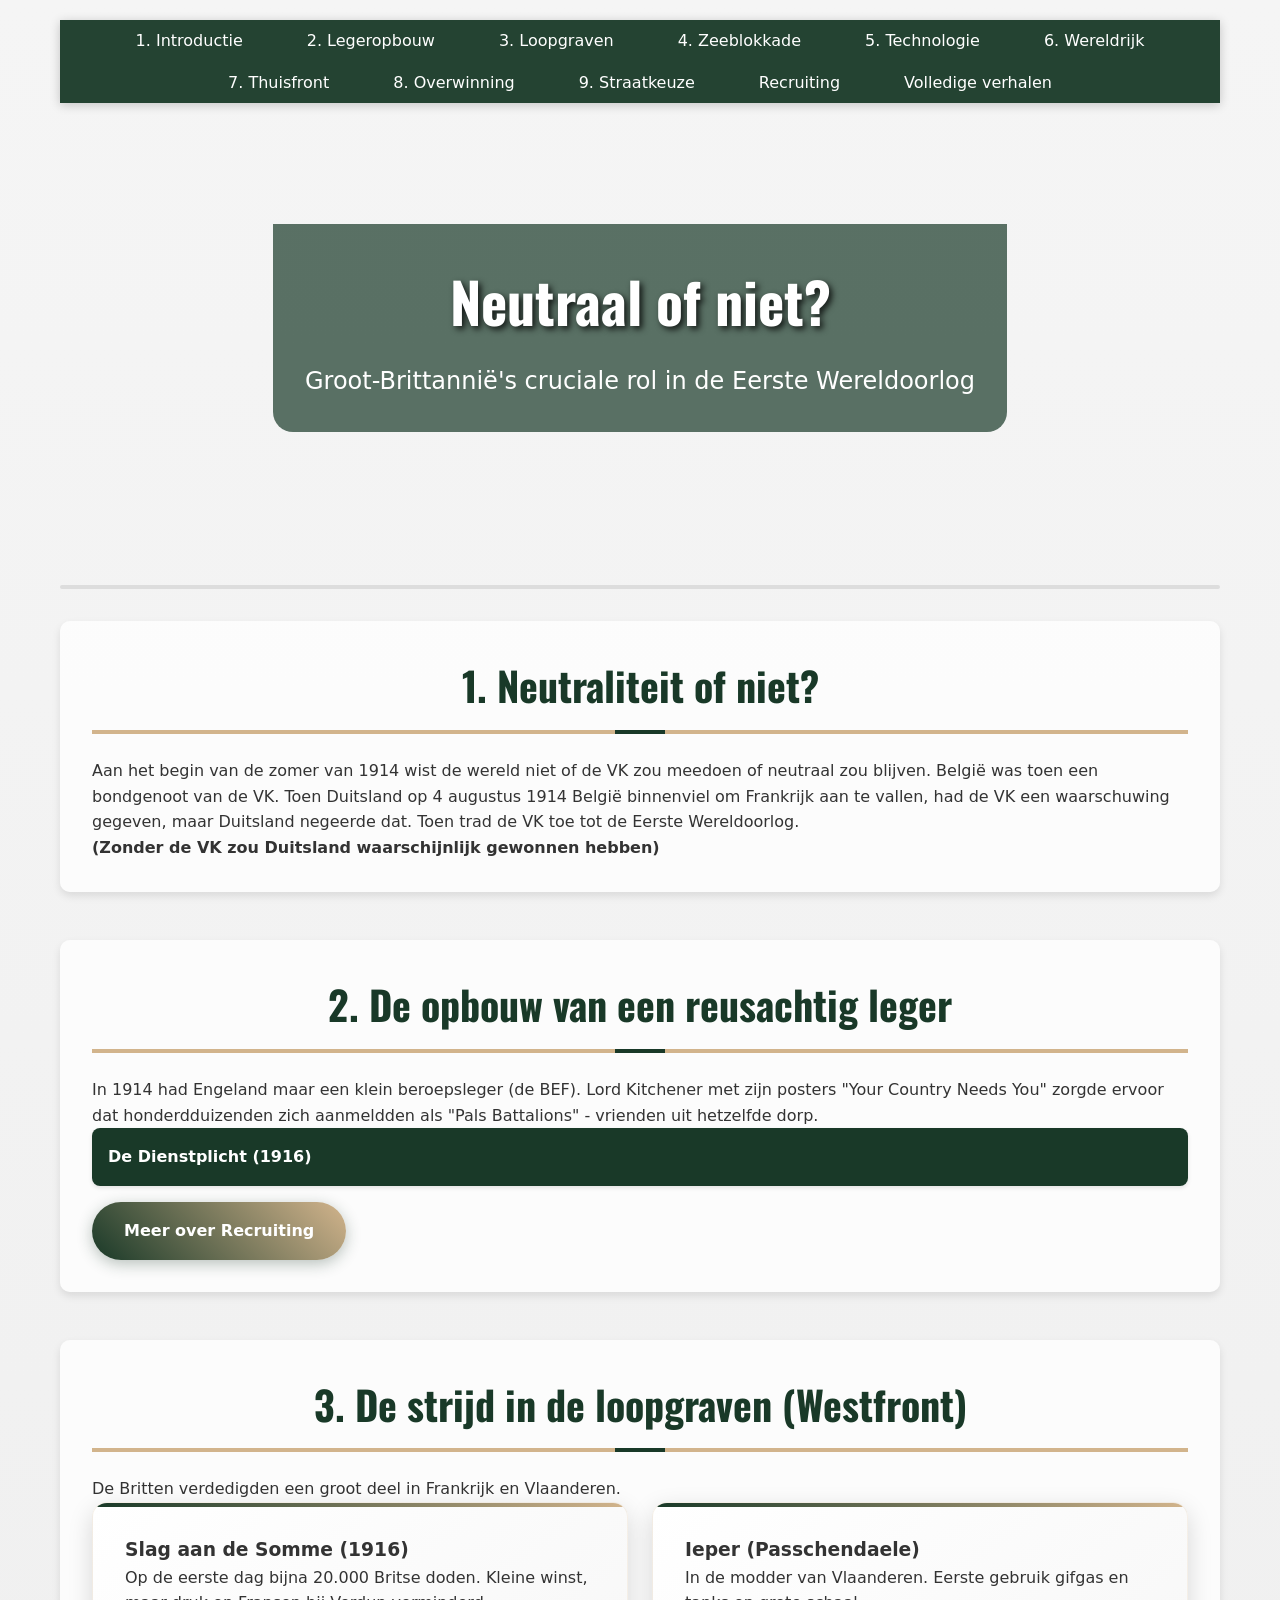
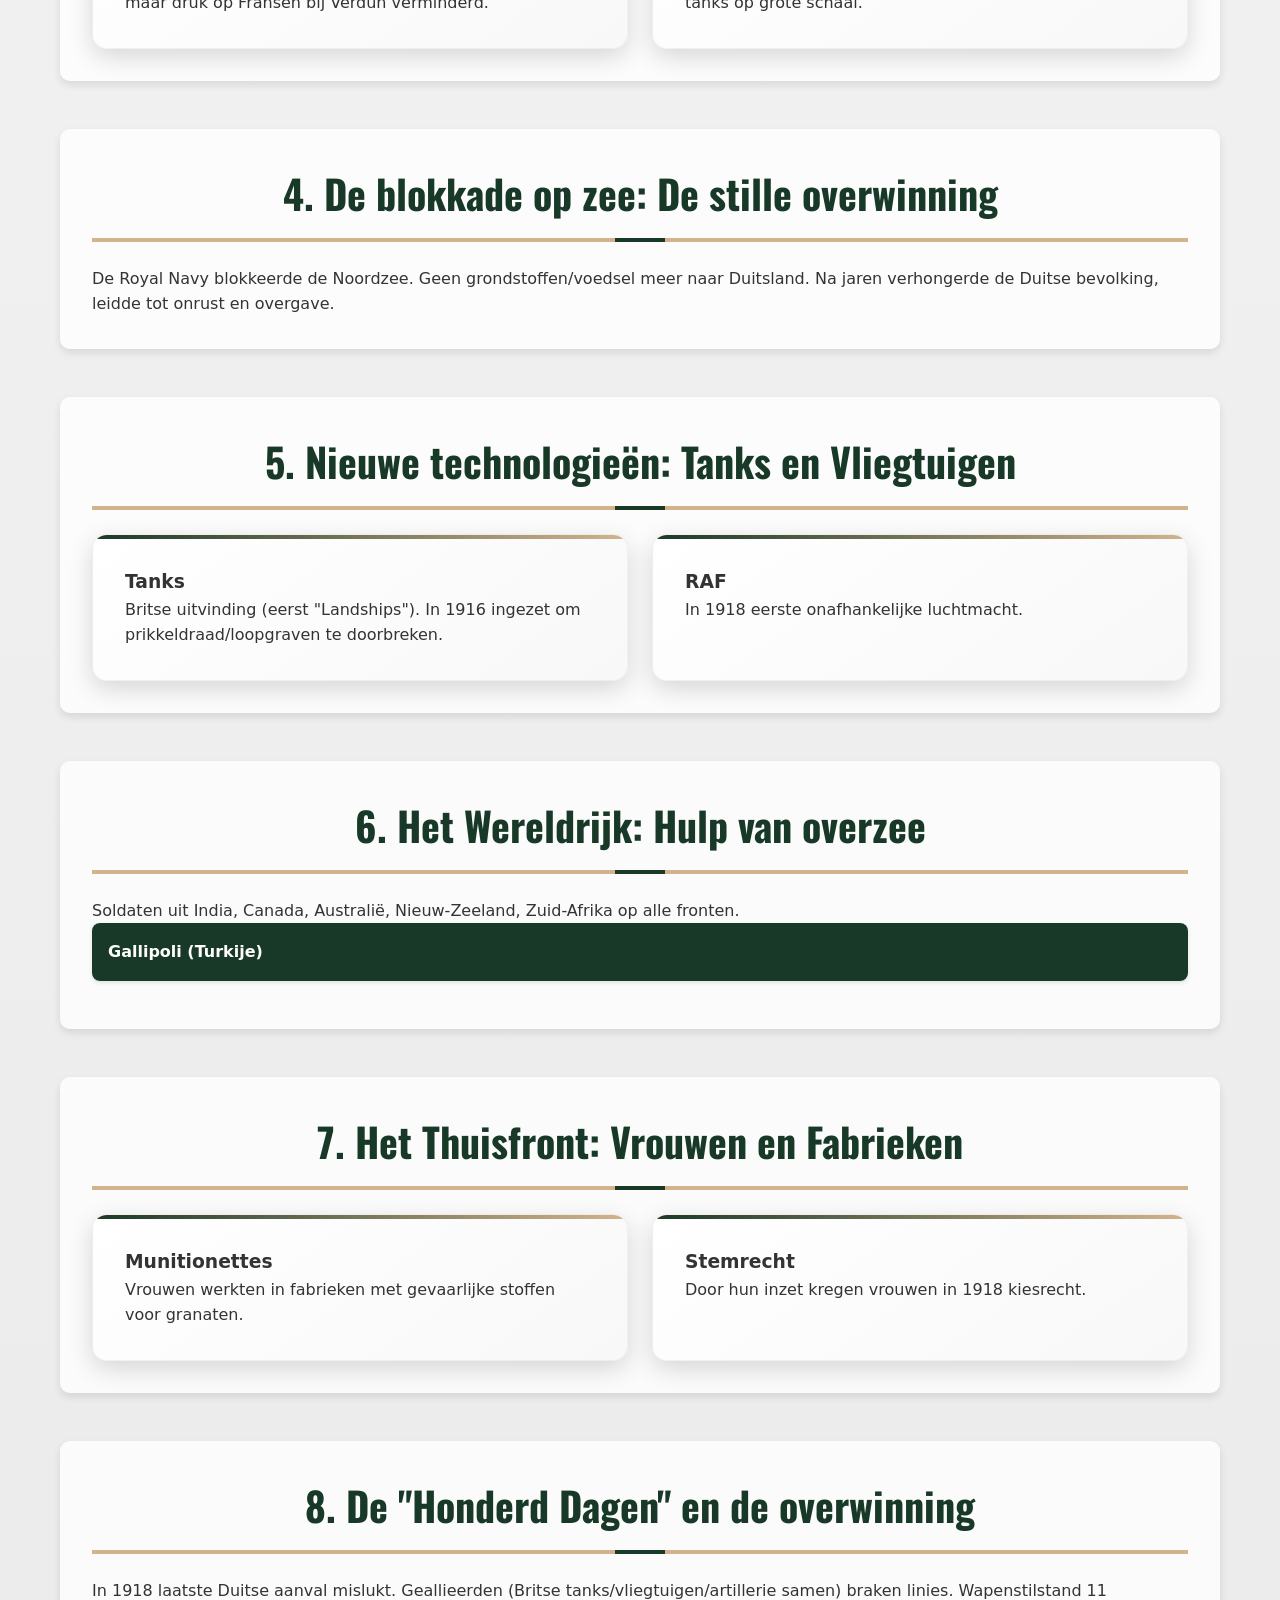
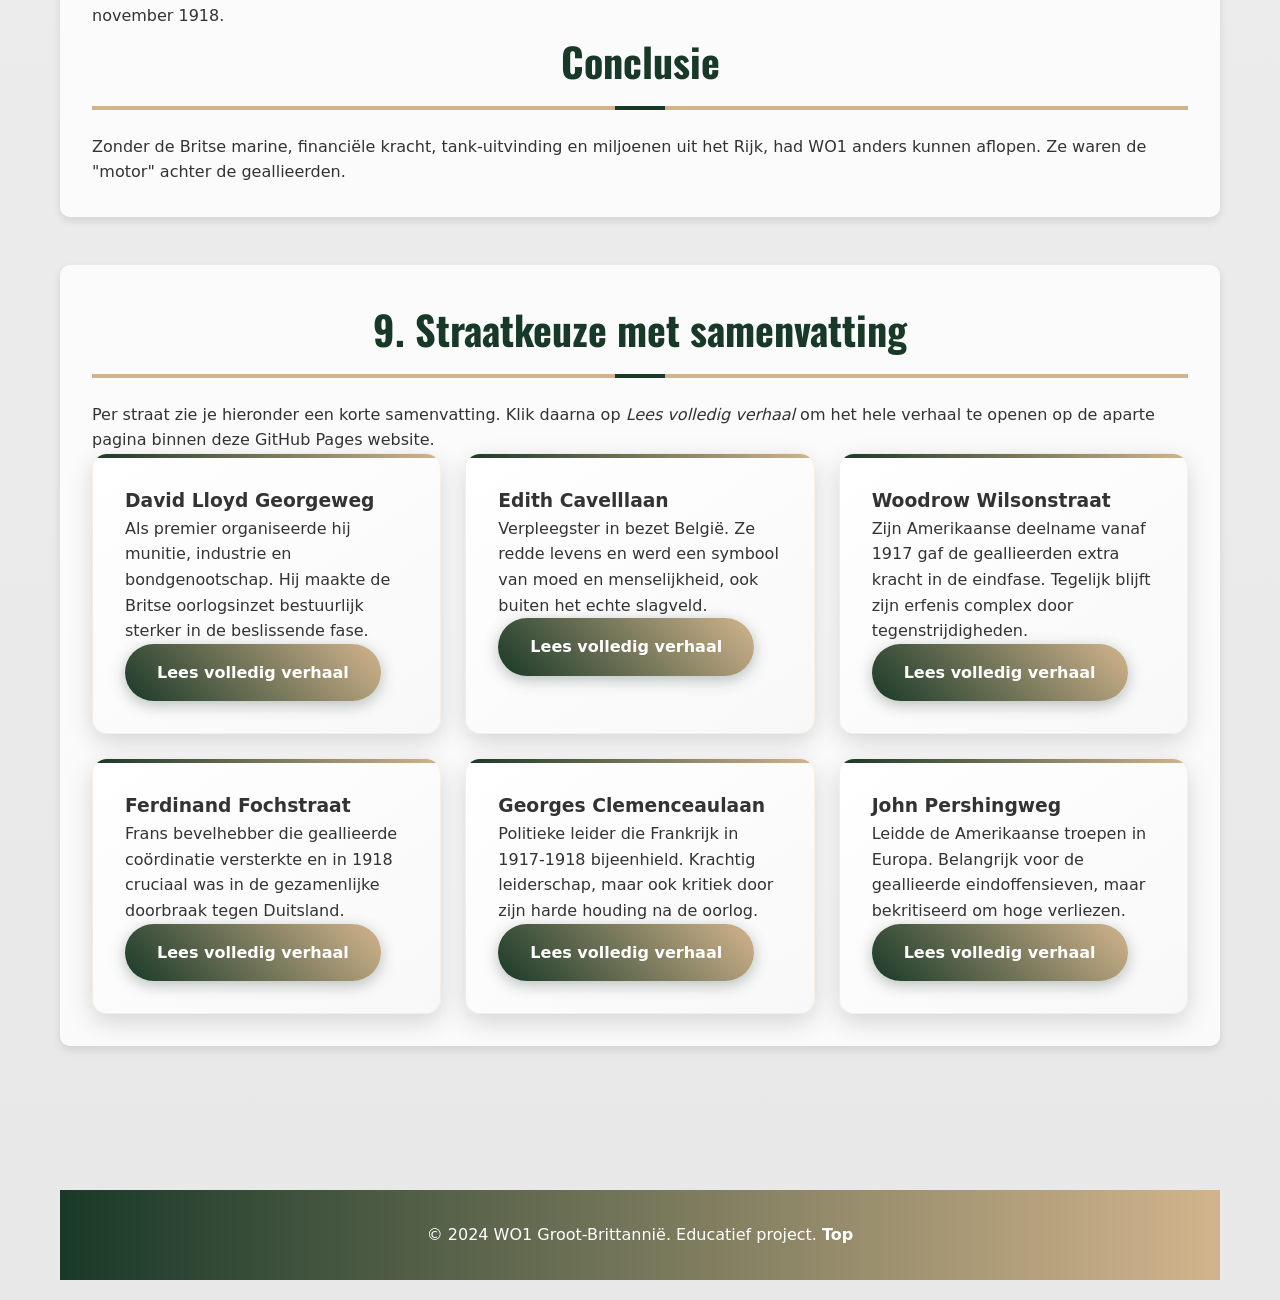
<file: index.html>
<!DOCTYPE html>
<html lang="nl">
<head>
    <meta charset="UTF-8">
    <meta name="viewport" content="width=device-width, initial-scale=1.0">
    <title>Neutraal of niet? - Groot-Brittannië in WO1</title>
    <link rel="stylesheet" href="css/index.css">
    <script src="js/index.js" defer></script>
</head>
<body>
    <div class="container">
        <nav class="sticky-nav">
            <button class="mobile-toggle">☰ Menu</button>
            <ul class="nav-list">
                <li><a href="#intro">1. Introductie</a></li>
                <li><a href="#leger">2. Legeropbouw</a></li>
                <li><a href="#loopgraven">3. Loopgraven</a></li>
                <li><a href="#blokkade">4. Zeeblokkade</a></li>
                <li><a href="#tech">5. Technologie</a></li>
                <li><a href="#rijk">6. Wereldrijk</a></li>
                <li><a href="#thuisfront">7. Thuisfront</a></li>
                <li><a href="#overwinning">8. Overwinning</a></li>
                <li><a href="#straten">9. Straatkeuze</a></li>
                <li><a href="pages/page 1.html">Recruiting</a></li>
                <li><a href="pages/david-lloyd-george.html">Volledige verhalen</a></li>
            </ul>
        </nav>

        <div class="hero" style="background-image: url('https://upload.wikimedia.org/wikipedia/commons/thumb/8/8e/Baron_Kitchener.jpg/800px-Baron_Kitchener.jpg'); background-size: cover; background-position: center;">
            <div class="hero-overlay">
                <h1>Neutraal of niet?</h1>
                <p>Groot-Brittannië's cruciale rol in de Eerste Wereldoorlog</p>
            </div>
        </div>

        <main>
            <div class="progress-bar">
                <div class="progress"></div>
            </div>

            <section id="intro" class="fade-in">
                <h2>1. Neutraliteit of niet?</h2>
                <p>Aan het begin van de zomer van 1914 wist de wereld niet of de VK zou meedoen of neutraal zou blijven. België was toen een bondgenoot van de VK. Toen Duitsland op 4 augustus 1914 België binnenviel om Frankrijk aan te vallen, had de VK een waarschuwing gegeven, maar Duitsland negeerde dat. Toen trad de VK toe tot de Eerste Wereldoorlog.</p>
                <p><strong>(Zonder de VK zou Duitsland waarschijnlijk gewonnen hebben)</strong></p>
            </section>

            <section id="leger" class="fade-in">
                <h2>2. De opbouw van een reusachtig leger</h2>
                <p>In 1914 had Engeland maar een klein beroepsleger (de BEF). Lord Kitchener met zijn posters "Your Country Needs You" zorgde ervoor dat honderdduizenden zich aanmeldden als "Pals Battalions" - vrienden uit hetzelfde dorp.</p>
                <div class="accordion">
                    <div class="accordion-header">De Dienstplicht (1916)</div>
                    <div class="accordion-content">
                        <div class="timeline-item">
                            <span class="timeline-date">1916</span>
                            <div>Omdat zoveel soldaten sneuvelden, voerde Engeland voor het eerst dienstplicht in om de linies bezet te houden.</div>
                        </div>
                    </div>
                </div>
                <a href="pages/page 1.html" class="btn">Meer over Recruiting</a>
            </section>

            <section id="loopgraven" class="fade-in">
                <h2>3. De strijd in de loopgraven (Westfront)</h2>
                <p>De Britten verdedigden een groot deel in Frankrijk en Vlaanderen.</p>
                <div class="grid">
                    <div class="card">
                        <h3>Slag aan de Somme (1916)</h3>
                        <p>Op de eerste dag bijna 20.000 Britse doden. Kleine winst, maar druk op Fransen bij Verdun verminderd.</p>
                    </div>
                    <div class="card">
                        <h3>Ieper (Passchendaele)</h3>
                        <p>In de modder van Vlaanderen. Eerste gebruik gifgas en tanks op grote schaal.</p>
                    </div>
                </div>
            </section>

            <section id="blokkade" class="fade-in">
                <h2>4. De blokkade op zee: De stille overwinning</h2>
                <p>De Royal Navy blokkeerde de Noordzee. Geen grondstoffen/voedsel meer naar Duitsland. Na jaren verhongerde de Duitse bevolking, leidde tot onrust en overgave.</p>
            </section>

            <section id="tech" class="fade-in">
                <h2>5. Nieuwe technologieën: Tanks en Vliegtuigen</h2>
                <div class="grid">
                    <div class="card">
                        <h3>Tanks</h3>
                        <p>Britse uitvinding (eerst "Landships"). In 1916 ingezet om prikkeldraad/loopgraven te doorbreken.</p>
                    </div>
                    <div class="card">
                        <h3>RAF</h3>
                        <p>In 1918 eerste onafhankelijke luchtmacht.</p>
                    </div>
                </div>
            </section>

            <section id="rijk" class="fade-in">
                <h2>6. Het Wereldrijk: Hulp van overzee</h2>
                <p>Soldaten uit India, Canada, Australië, Nieuw-Zeeland, Zuid-Afrika op alle fronten.</p>
                <div class="accordion">
                    <div class="accordion-header">Gallipoli (Turkije)</div>
                    <div class="accordion-content">
                        <div class="timeline-item">
                            <span class="timeline-date">1915</span>
                            <div>Britse poging om oorlog via oosten te eindigen, maar rampzalige nederlaag.</div>
                        </div>
                    </div>
                </div>
            </section>

            <section id="thuisfront" class="fade-in">
                <h2>7. Het Thuisfront: Vrouwen en Fabrieken</h2>
                <div class="grid">
                    <div class="card">
                        <h3>Munitionettes</h3>
                        <p>Vrouwen werkten in fabrieken met gevaarlijke stoffen voor granaten.</p>
                    </div>
                    <div class="card">
                        <h3>Stemrecht</h3>
                        <p>Door hun inzet kregen vrouwen in 1918 kiesrecht.</p>
                    </div>
                </div>
            </section>

            <section id="overwinning" class="fade-in">
                <h2>8. De "Honderd Dagen" en de overwinning</h2>
                <p>In 1918 laatste Duitse aanval mislukt. Geallieerden (Britse tanks/vliegtuigen/artillerie samen) braken linies. Wapenstilstand 11 november 1918.</p>
                <h2>Conclusie</h2>
                <p>Zonder de Britse marine, financiële kracht, tank-uitvinding en miljoenen uit het Rijk, had WO1 anders kunnen aflopen. Ze waren de "motor" achter de geallieerden.</p>
            </section>

            <section id="straten" class="fade-in">
                <h2>9. Straatkeuze met samenvatting</h2>
                <p>Per straat zie je hieronder een korte samenvatting. Klik daarna op <em>Lees volledig verhaal</em> om het hele verhaal te openen op de aparte pagina binnen deze GitHub Pages website.</p>
                <div class="grid">
                    <div class="card">
                        <h3>David Lloyd Georgeweg</h3>
                        <p>Als premier organiseerde hij munitie, industrie en bondgenootschap. Hij maakte de Britse oorlogsinzet bestuurlijk sterker in de beslissende fase.</p>
                        <a class="btn" href="pages/david-lloyd-george.html">Lees volledig verhaal</a>
                    </div>
                    <div class="card">
                        <h3>Edith Cavelllaan</h3>
                        <p>Verpleegster in bezet België. Ze redde levens en werd een symbool van moed en menselijkheid, ook buiten het echte slagveld.</p>
                        <a class="btn" href="pages/edith-cavell.html">Lees volledig verhaal</a>
                    </div>
                    <div class="card">
                        <h3>Woodrow Wilsonstraat</h3>
                        <p>Zijn Amerikaanse deelname vanaf 1917 gaf de geallieerden extra kracht in de eindfase. Tegelijk blijft zijn erfenis complex door tegenstrijdigheden.</p>
                        <a class="btn" href="pages/woodrow-wilson.html">Lees volledig verhaal</a>
                    </div>
                    <div class="card">
                        <h3>Ferdinand Fochstraat</h3>
                        <p>Frans bevelhebber die geallieerde coördinatie versterkte en in 1918 cruciaal was in de gezamenlijke doorbraak tegen Duitsland.</p>
                        <a class="btn" href="pages/ferdinand-foch.html">Lees volledig verhaal</a>
                    </div>
                    <div class="card">
                        <h3>Georges Clemenceaulaan</h3>
                        <p>Politieke leider die Frankrijk in 1917-1918 bijeenhield. Krachtig leiderschap, maar ook kritiek door zijn harde houding na de oorlog.</p>
                        <a class="btn" href="pages/georges-clemenceau.html">Lees volledig verhaal</a>
                    </div>
                    <div class="card">
                        <h3>John Pershingweg</h3>
                        <p>Leidde de Amerikaanse troepen in Europa. Belangrijk voor de geallieerde eindoffensieven, maar bekritiseerd om hoge verliezen.</p>
                        <a class="btn" href="pages/john-pershing.html">Lees volledig verhaal</a>
                    </div>
                </div>
            </section>
        </main>

        <footer>
            <p>&copy; 2024 WO1 Groot-Brittannië. Educatief project. <a href="#intro">Top</a></p>
        </footer>
    </div>
</body>
</html>
</file>
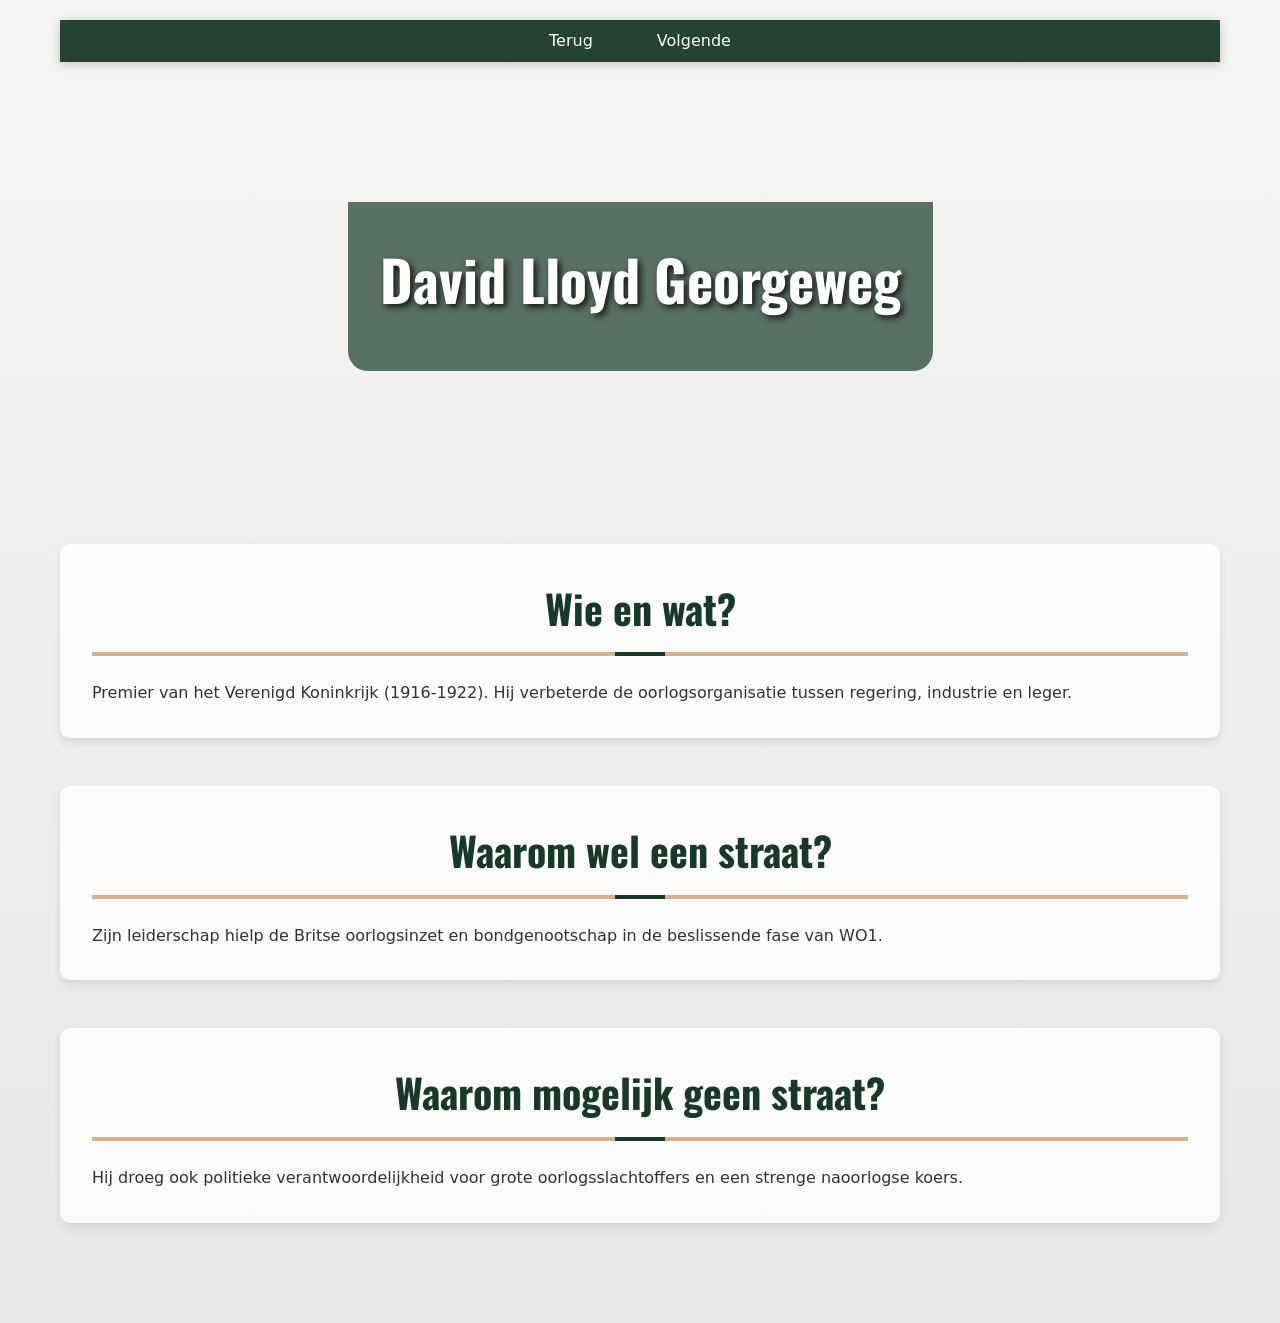
<file: pages/david-lloyd-george.html>
<!DOCTYPE html>
<html lang="nl">
<head>
  <meta charset="UTF-8">
  <meta name="viewport" content="width=device-width, initial-scale=1.0">
  <title>David Lloyd Georgeweg</title>
  <link rel="stylesheet" href="../css/index.css">
</head>
<body>
  <div class="container">
    <nav class="sticky-nav"><ul class="nav-list"><li><a href="../index.html#straten">Terug</a></li><li><a href="edith-cavell.html">Volgende</a></li></ul></nav>
    <div class="hero" style="background-image:url('https://upload.wikimedia.org/wikipedia/commons/thumb/4/46/David_Lloyd_George_1919.jpg/800px-David_Lloyd_George_1919.jpg');background-size:cover;background-position:center;"><div class="hero-overlay"><h1>David Lloyd Georgeweg</h1></div></div>
    <main>
      <section><h2>Wie en wat?</h2><p>Premier van het Verenigd Koninkrijk (1916-1922). Hij verbeterde de oorlogsorganisatie tussen regering, industrie en leger.</p></section>
      <section><h2>Waarom wel een straat?</h2><p>Zijn leiderschap hielp de Britse oorlogsinzet en bondgenootschap in de beslissende fase van WO1.</p></section>
      <section><h2>Waarom mogelijk geen straat?</h2><p>Hij droeg ook politieke verantwoordelijkheid voor grote oorlogsslachtoffers en een strenge naoorlogse koers.</p></section>
    </main>
  </div>
</body>
</html>
</file>
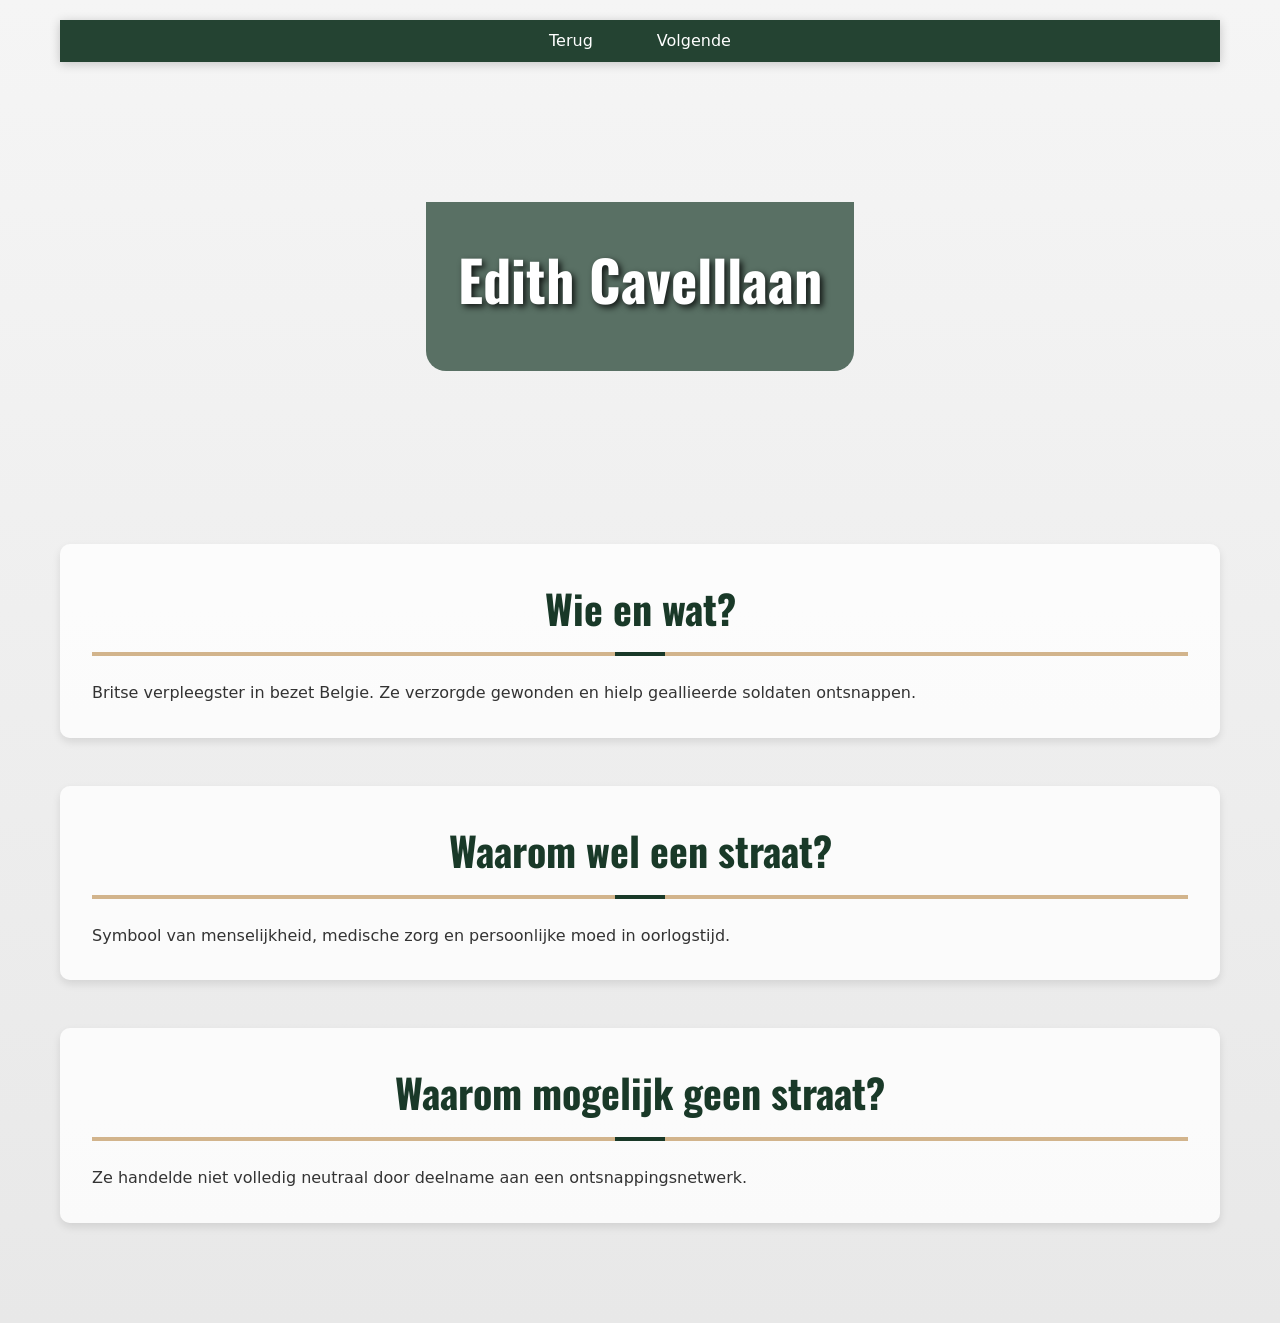
<file: pages/edith-cavell.html>
<!DOCTYPE html>
<html lang="nl">
<head>
  <meta charset="UTF-8">
  <meta name="viewport" content="width=device-width, initial-scale=1.0">
  <title>Edith Cavelllaan</title>
  <link rel="stylesheet" href="../css/index.css">
</head>
<body>
  <div class="container">
    <nav class="sticky-nav"><ul class="nav-list"><li><a href="../index.html#straten">Terug</a></li><li><a href="woodrow-wilson.html">Volgende</a></li></ul></nav>
    <div class="hero" style="background-image:url('https://upload.wikimedia.org/wikipedia/commons/thumb/1/17/Edith_Cavell.jpg/800px-Edith_Cavell.jpg');background-size:cover;background-position:center;"><div class="hero-overlay"><h1>Edith Cavelllaan</h1></div></div>
    <main>
      <section><h2>Wie en wat?</h2><p>Britse verpleegster in bezet Belgie. Ze verzorgde gewonden en hielp geallieerde soldaten ontsnappen.</p></section>
      <section><h2>Waarom wel een straat?</h2><p>Symbool van menselijkheid, medische zorg en persoonlijke moed in oorlogstijd.</p></section>
      <section><h2>Waarom mogelijk geen straat?</h2><p>Ze handelde niet volledig neutraal door deelname aan een ontsnappingsnetwerk.</p></section>
    </main>
  </div>
</body>
</html>
</file>
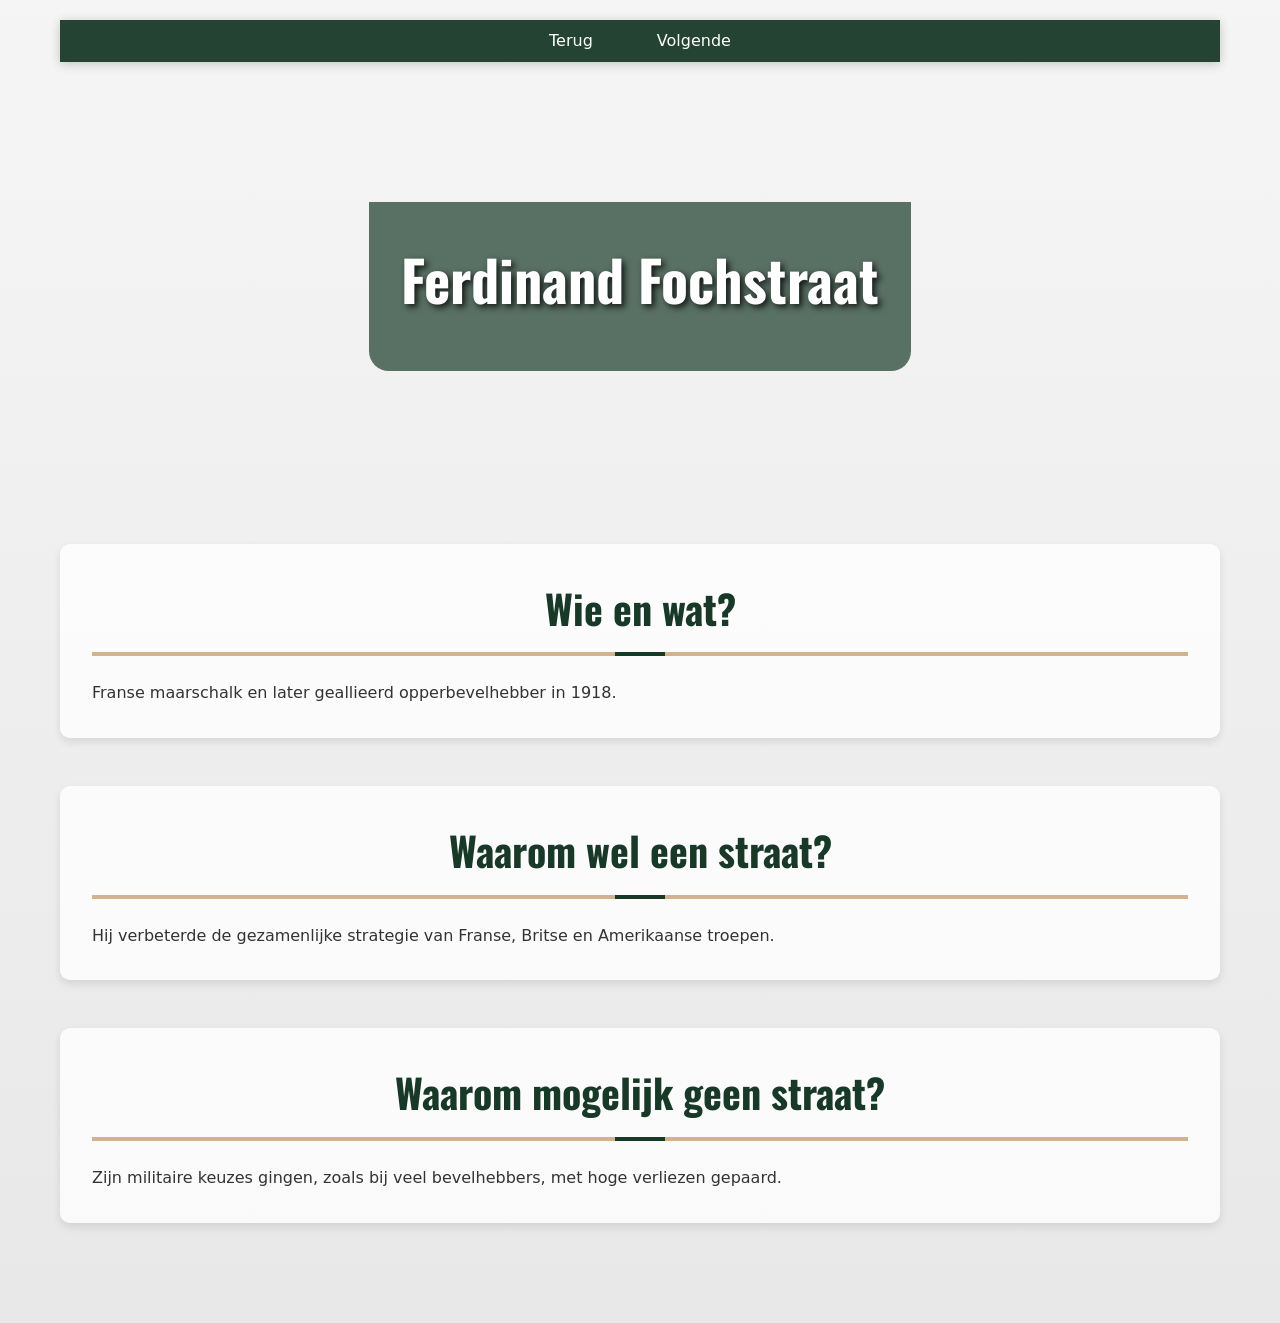
<file: pages/ferdinand-foch.html>
<!DOCTYPE html>
<html lang="nl">
<head>
  <meta charset="UTF-8">
  <meta name="viewport" content="width=device-width, initial-scale=1.0">
  <title>Ferdinand Fochstraat</title>
  <link rel="stylesheet" href="../css/index.css">
</head>
<body>
  <div class="container">
    <nav class="sticky-nav"><ul class="nav-list"><li><a href="../index.html#straten">Terug</a></li><li><a href="georges-clemenceau.html">Volgende</a></li></ul></nav>
    <div class="hero" style="background-image:url('https://upload.wikimedia.org/wikipedia/commons/thumb/d/d2/Ferdinand_Foch_%281856-1929%29.jpg/800px-Ferdinand_Foch_%281856-1929%29.jpg');background-size:cover;background-position:center;"><div class="hero-overlay"><h1>Ferdinand Fochstraat</h1></div></div>
    <main>
      <section><h2>Wie en wat?</h2><p>Franse maarschalk en later geallieerd opperbevelhebber in 1918.</p></section>
      <section><h2>Waarom wel een straat?</h2><p>Hij verbeterde de gezamenlijke strategie van Franse, Britse en Amerikaanse troepen.</p></section>
      <section><h2>Waarom mogelijk geen straat?</h2><p>Zijn militaire keuzes gingen, zoals bij veel bevelhebbers, met hoge verliezen gepaard.</p></section>
    </main>
  </div>
</body>
</html>
</file>
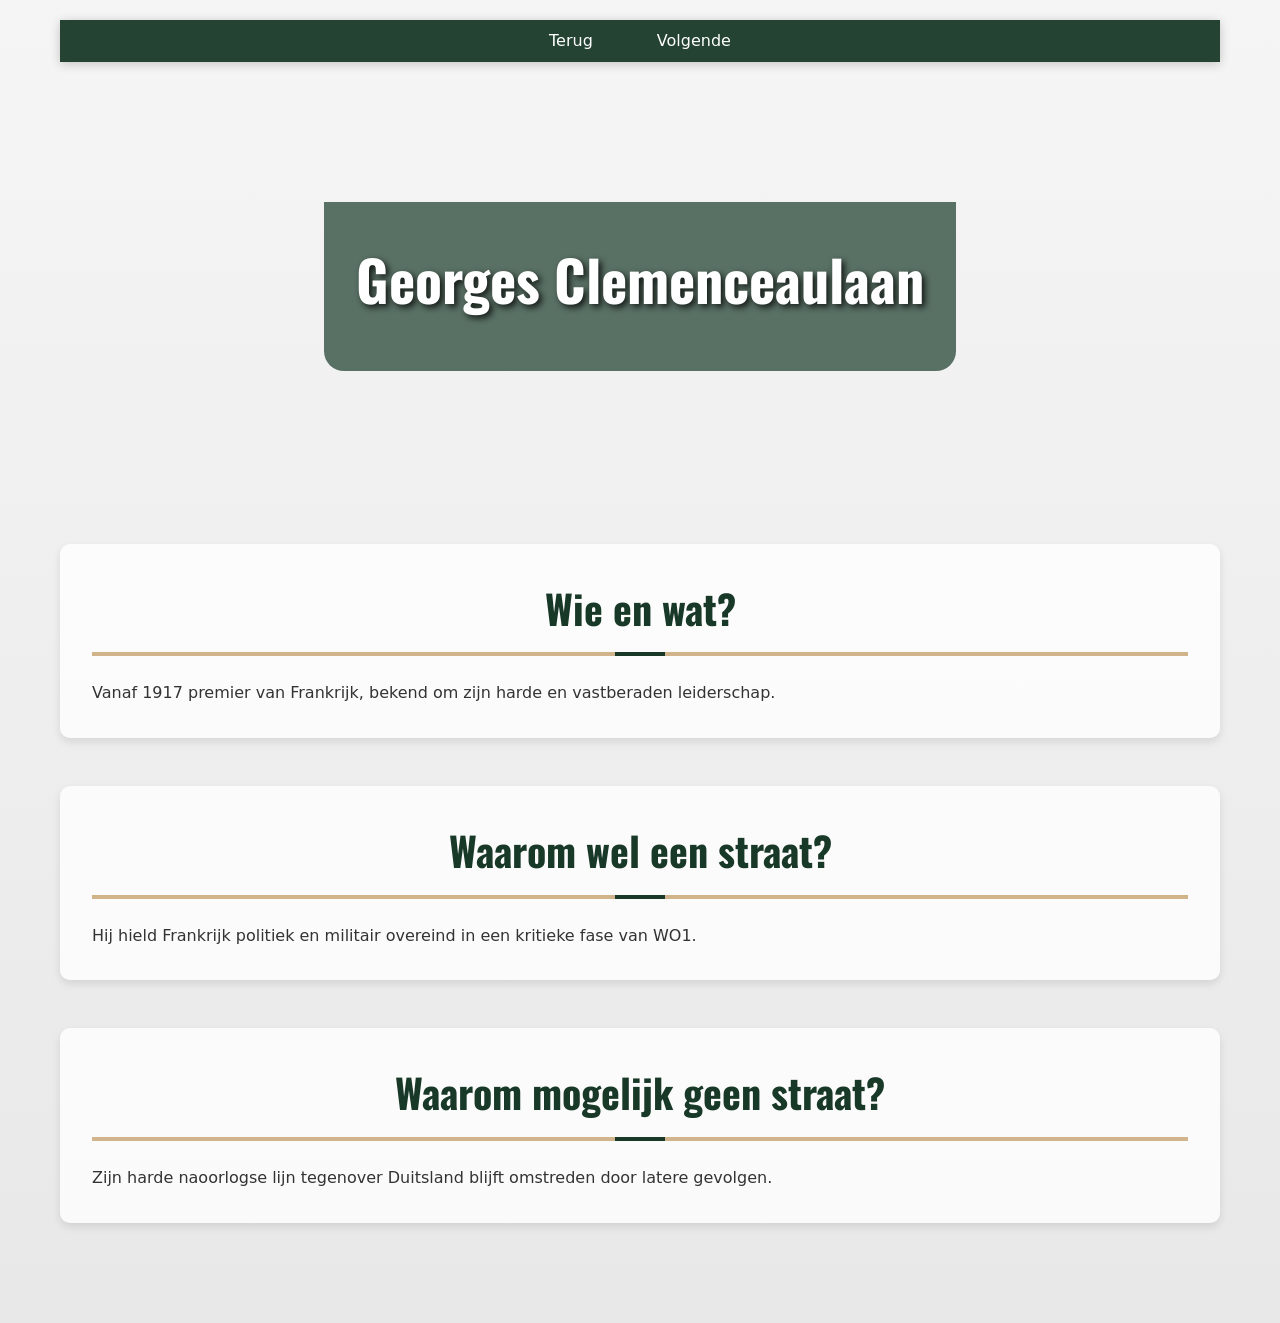
<file: pages/georges-clemenceau.html>
<!DOCTYPE html>
<html lang="nl">
<head>
  <meta charset="UTF-8">
  <meta name="viewport" content="width=device-width, initial-scale=1.0">
  <title>Georges Clemenceaulaan</title>
  <link rel="stylesheet" href="../css/index.css">
</head>
<body>
  <div class="container">
    <nav class="sticky-nav"><ul class="nav-list"><li><a href="../index.html#straten">Terug</a></li><li><a href="john-pershing.html">Volgende</a></li></ul></nav>
    <div class="hero" style="background-image:url('https://upload.wikimedia.org/wikipedia/commons/thumb/0/0b/Georges_Clemenceau_-_Nadar.jpg/800px-Georges_Clemenceau_-_Nadar.jpg');background-size:cover;background-position:center;"><div class="hero-overlay"><h1>Georges Clemenceaulaan</h1></div></div>
    <main>
      <section><h2>Wie en wat?</h2><p>Vanaf 1917 premier van Frankrijk, bekend om zijn harde en vastberaden leiderschap.</p></section>
      <section><h2>Waarom wel een straat?</h2><p>Hij hield Frankrijk politiek en militair overeind in een kritieke fase van WO1.</p></section>
      <section><h2>Waarom mogelijk geen straat?</h2><p>Zijn harde naoorlogse lijn tegenover Duitsland blijft omstreden door latere gevolgen.</p></section>
    </main>
  </div>
</body>
</html>
</file>
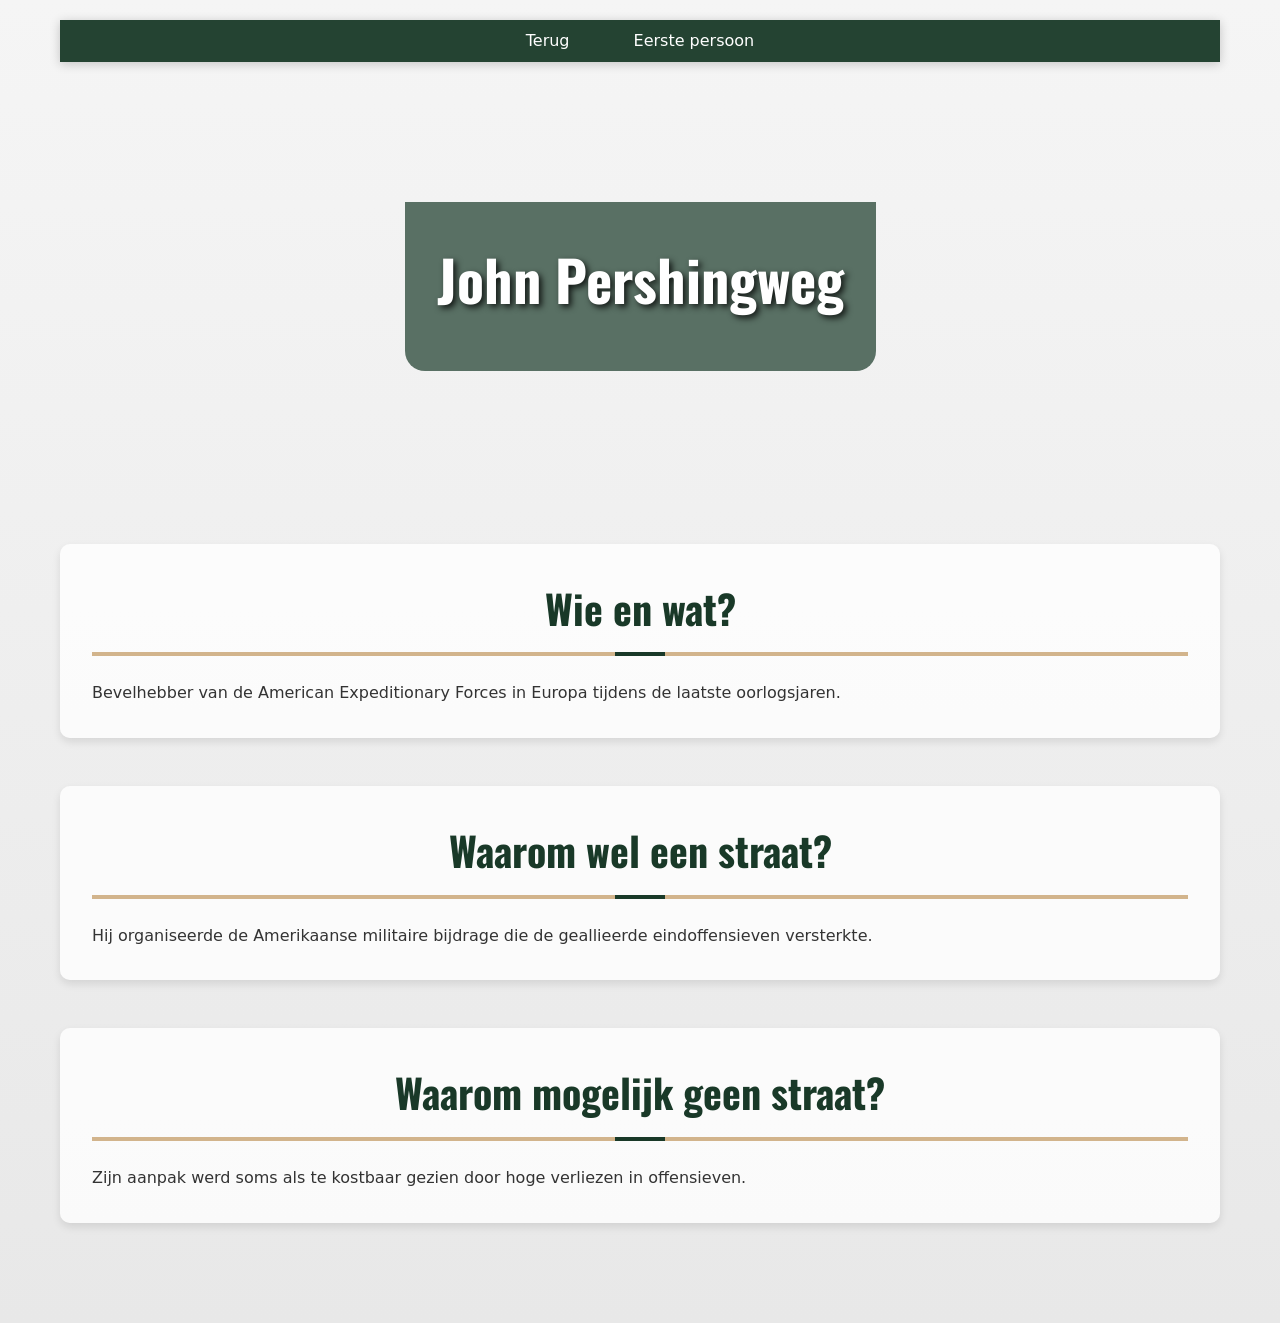
<file: pages/john-pershing.html>
<!DOCTYPE html>
<html lang="nl">
<head>
  <meta charset="UTF-8">
  <meta name="viewport" content="width=device-width, initial-scale=1.0">
  <title>John Pershingweg</title>
  <link rel="stylesheet" href="../css/index.css">
</head>
<body>
  <div class="container">
    <nav class="sticky-nav"><ul class="nav-list"><li><a href="../index.html#straten">Terug</a></li><li><a href="david-lloyd-george.html">Eerste persoon</a></li></ul></nav>
    <div class="hero" style="background-image:url('https://upload.wikimedia.org/wikipedia/commons/thumb/5/5d/General_John_J._Pershing_head_on_shoulders.jpg/800px-General_John_J._Pershing_head_on_shoulders.jpg');background-size:cover;background-position:center;"><div class="hero-overlay"><h1>John Pershingweg</h1></div></div>
    <main>
      <section><h2>Wie en wat?</h2><p>Bevelhebber van de American Expeditionary Forces in Europa tijdens de laatste oorlogsjaren.</p></section>
      <section><h2>Waarom wel een straat?</h2><p>Hij organiseerde de Amerikaanse militaire bijdrage die de geallieerde eindoffensieven versterkte.</p></section>
      <section><h2>Waarom mogelijk geen straat?</h2><p>Zijn aanpak werd soms als te kostbaar gezien door hoge verliezen in offensieven.</p></section>
    </main>
  </div>
</body>
</html>
</file>
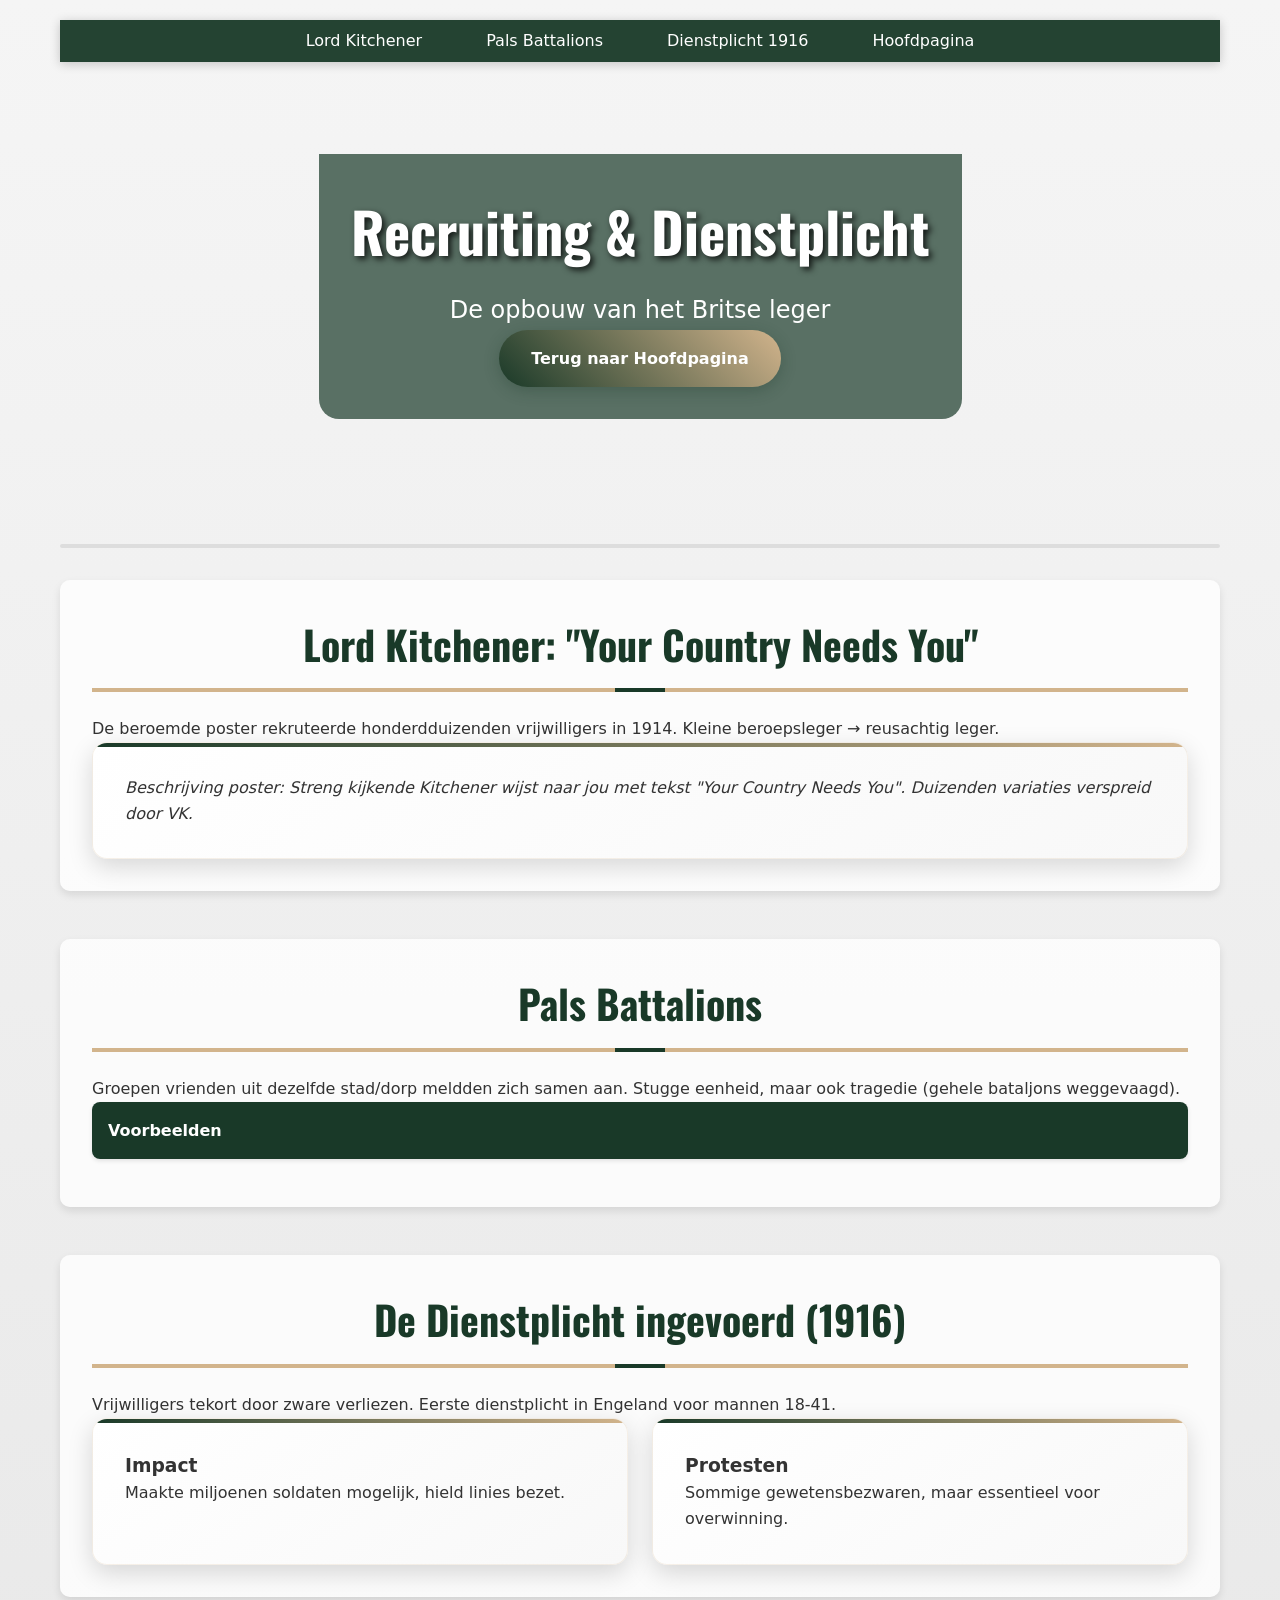
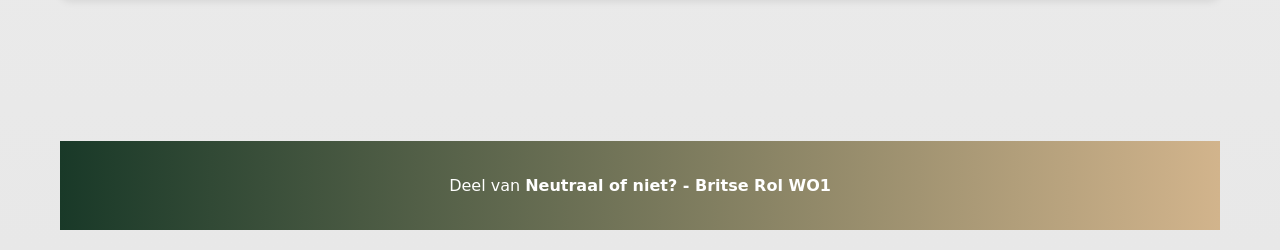
<file: pages/page 1.html>
<!DOCTYPE html>
<html lang="nl">
<head>
    <meta charset="UTF-8">
    <meta name="viewport" content="width=device-width, initial-scale=1.0">
    <title>Recruiting & Dienstplicht - Groot-Brittannië WO1</title>
    <link rel="stylesheet" href="../css/index.css">
    <script src="../js/index.js" defer></script>
</head>
<body>
    <div class="container">
        <nav class="sticky-nav">
            <button class="mobile-toggle">☰ Menu</button>
            <ul class="nav-list">
                <li><a href="#kitchener">Lord Kitchener</a></li>
                <li><a href="#pals">Pals Battalions</a></li>
                <li><a href="#dienstplicht">Dienstplicht 1916</a></li>
                <li><a href="../index.html">Hoofdpagina</a></li>
            </ul>
        </nav>

        <div class="hero" style="background-image: url('https://upload.wikimedia.org/wikipedia/commons/thumb/2/2d/Your_Country_Needs_You.jpg/800px-Your_Country_Needs_You.jpg'); background-size: cover;">
            <div class="hero-overlay">
                <h1>Recruiting & Dienstplicht</h1>
                <p>De opbouw van het Britse leger</p>
                <a href="../index.html" class="btn">Terug naar Hoofdpagina</a>
            </div>
        </div>

        <main>
            <div class="progress-bar">
                <div class="progress"></div>
            </div>

            <section id="kitchener" class="fade-in">
                <h2>Lord Kitchener: "Your Country Needs You"</h2>
                <p>De beroemde poster rekruteerde honderdduizenden vrijwilligers in 1914. Kleine beroepsleger → reusachtig leger.</p>
                <div class="card">
                    <p><em>Beschrijving poster: Streng kijkende Kitchener wijst naar jou met tekst "Your Country Needs You". Duizenden variaties verspreid door VK.</em></p>
                </div>
            </section>

            <section id="pals" class="fade-in">
                <h2>Pals Battalions</h2>
                <p>Groepen vrienden uit dezelfde stad/dorp meldden zich samen aan. Stugge eenheid, maar ook tragedie (gehele bataljons weggevaagd).</p>
                <div class="accordion">
                    <div class="accordion-header">Voorbeelden</div>
                    <div class="accordion-content">
                        <div class="timeline-item">
                            <span class="timeline-date">1914</span>
                            <div>Sheffield Pals, Accrington Pals, Leeds Pals gevormd.</div>
                        </div>
                    </div>
                </div>
            </section>

            <section id="dienstplicht" class="fade-in">
                <h2>De Dienstplicht ingevoerd (1916)</h2>
                <p>Vrijwilligers tekort door zware verliezen. Eerste dienstplicht in Engeland voor mannen 18-41.</p>
                <div class="grid">
                    <div class="card">
                        <h3>Impact</h3>
                        <p>Maakte miljoenen soldaten mogelijk, hield linies bezet.</p>
                    </div>
                    <div class="card">
                        <h3>Protesten</h3>
                        <p>Sommige gewetensbezwaren, maar essentieel voor overwinning.</p>
                    </div>
                </div>
            </section>
        </main>

        <footer>
            <p>Deel van <a href="../index.html">Neutraal of niet? - Britse Rol WO1</a></p>
        </footer>
    </div>
</body>
</html>
</file>
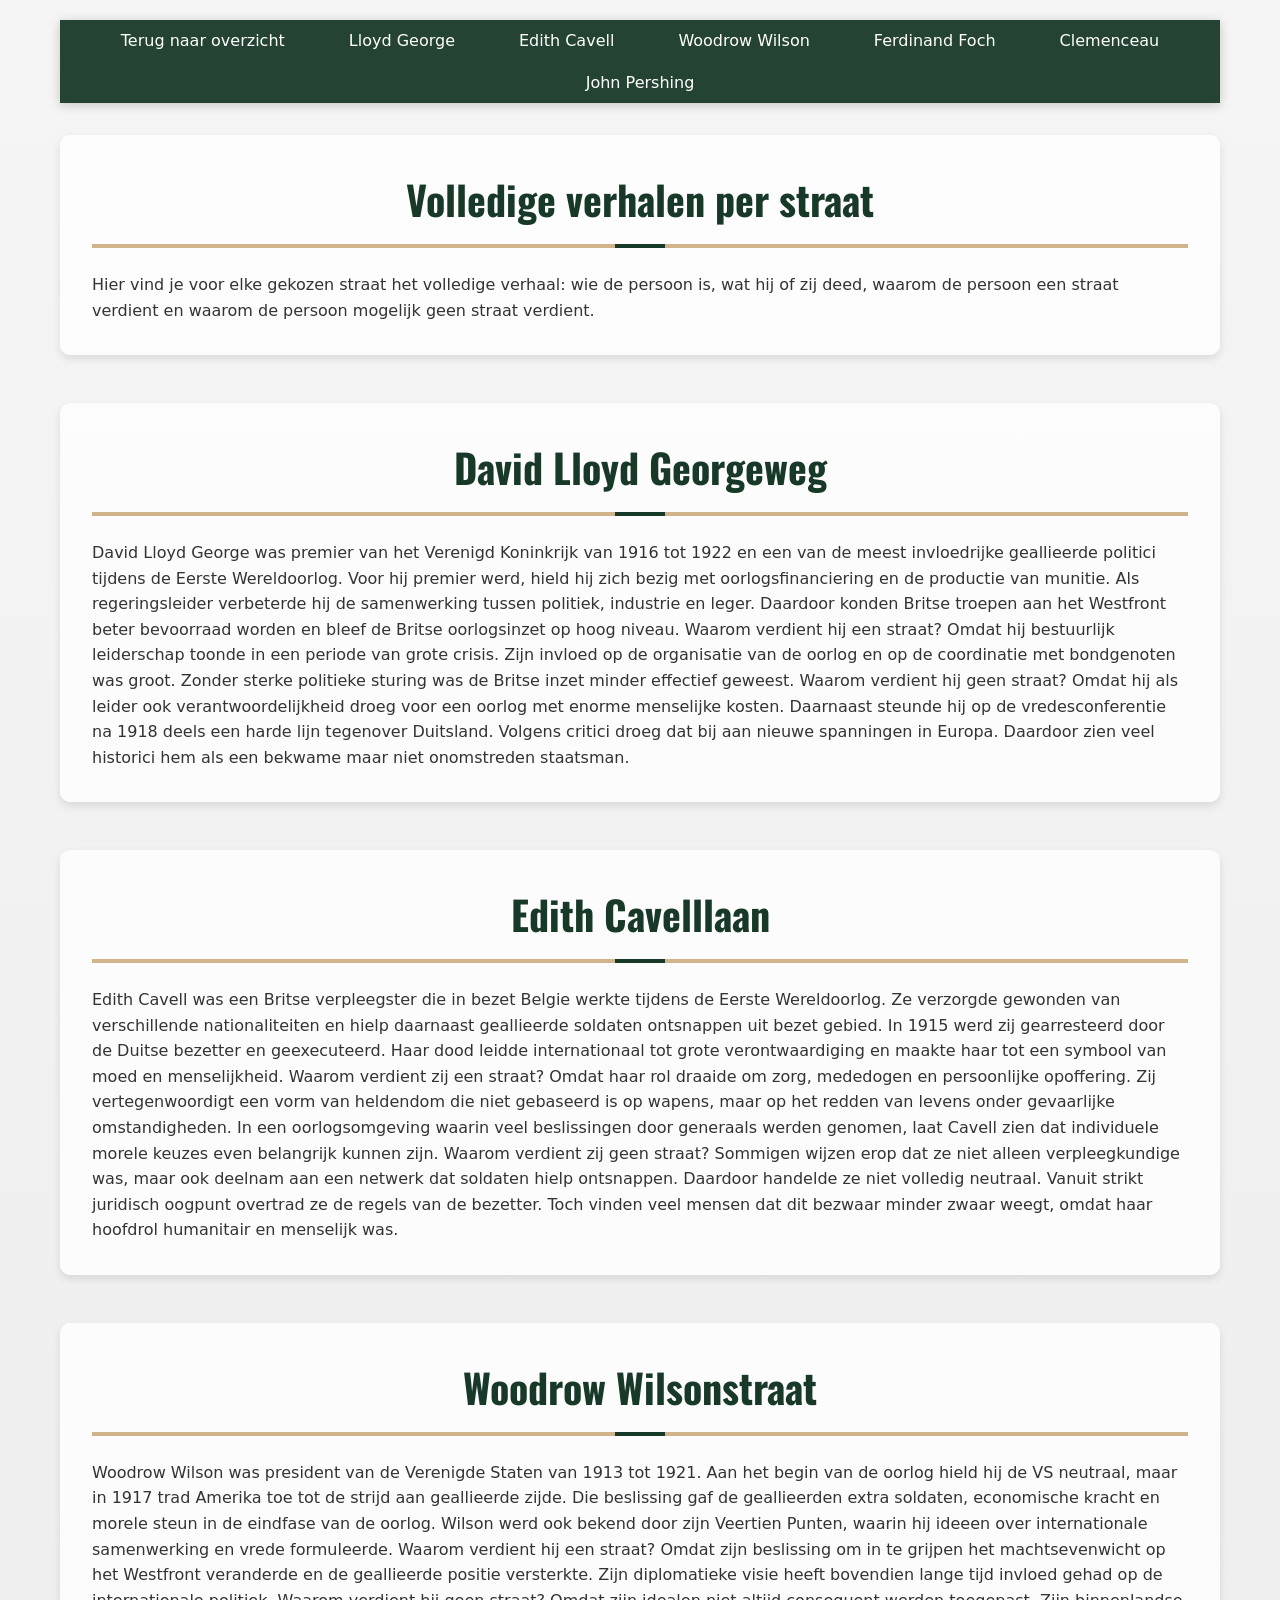
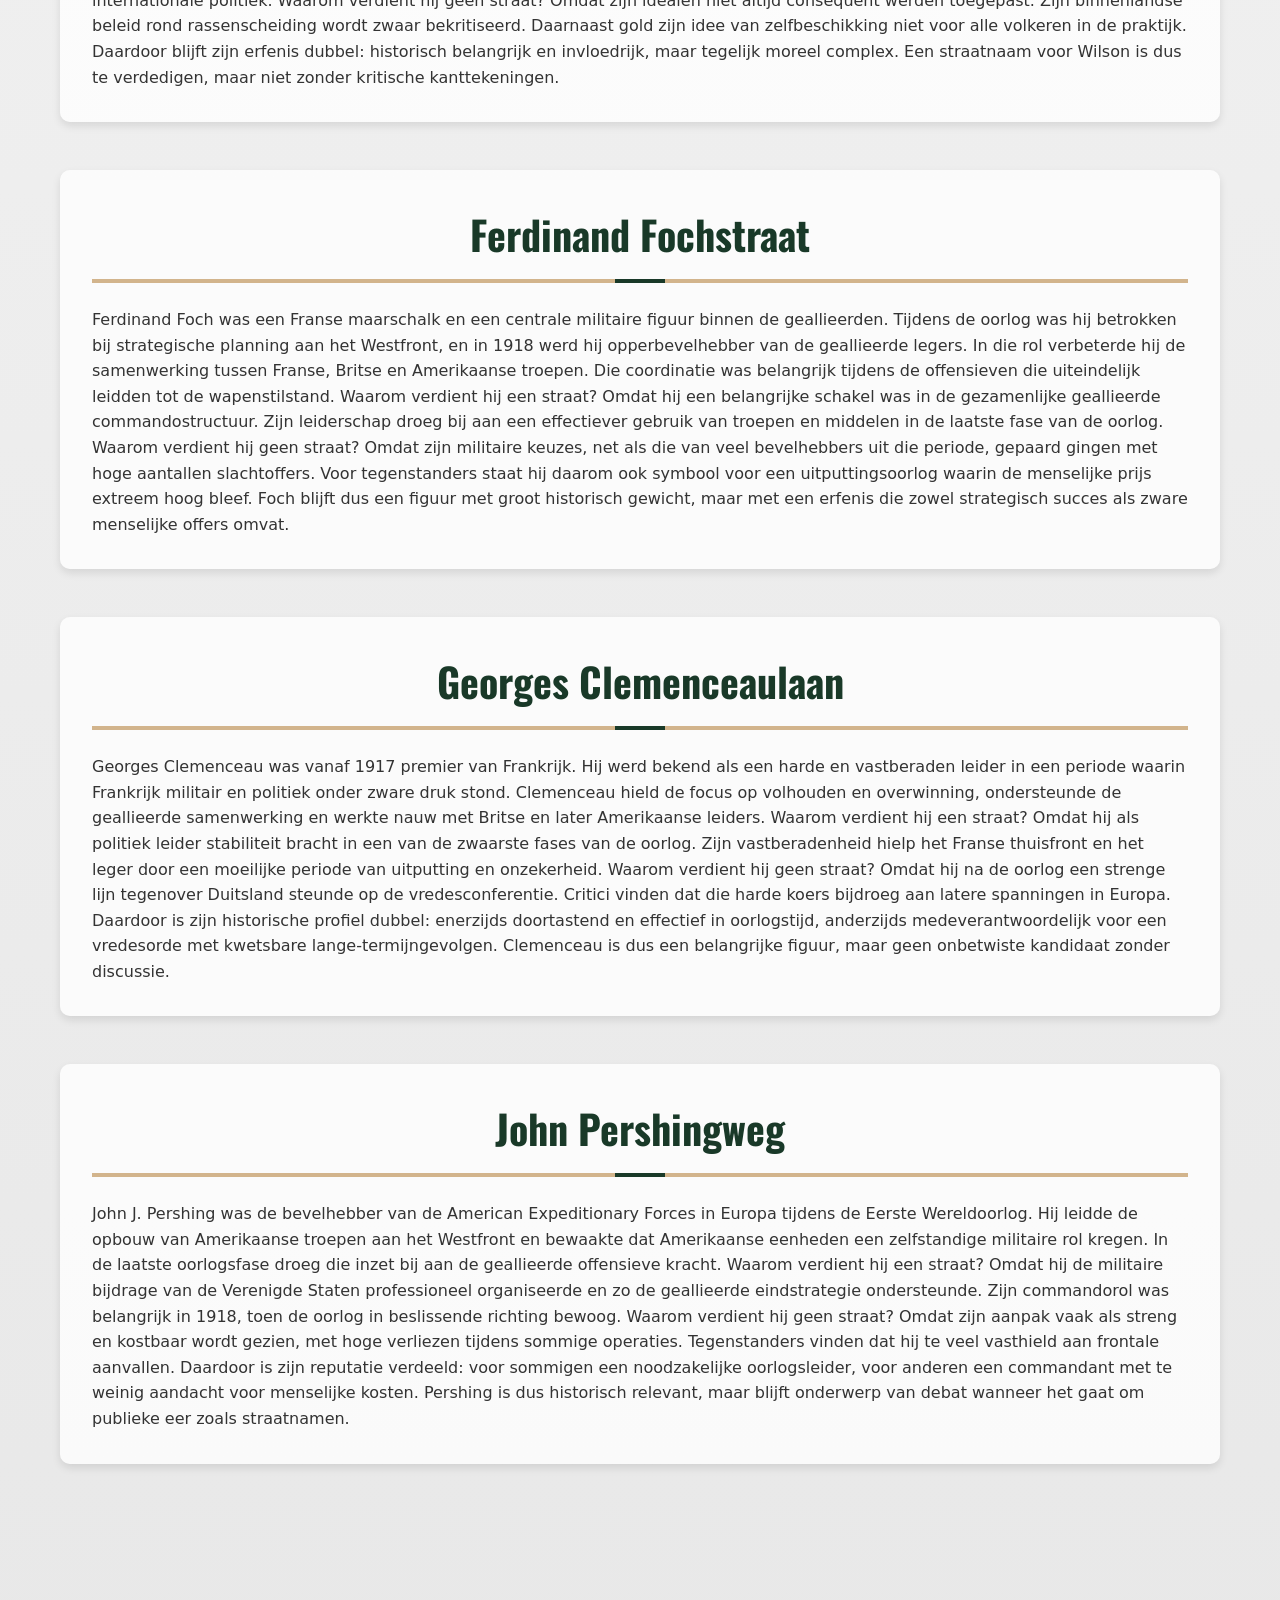
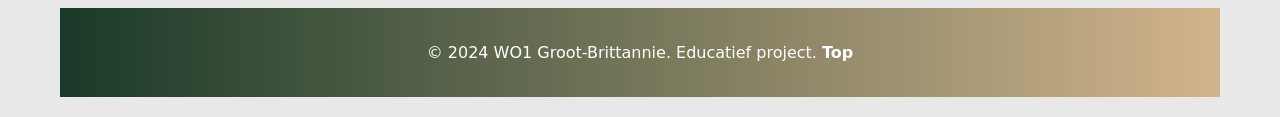
<file: pages/straatverhalen.html>
<!DOCTYPE html>
<html lang="nl">
<head>
    <meta charset="UTF-8">
    <meta name="viewport" content="width=device-width, initial-scale=1.0">
    <title>Volledige straatverhalen - WO1</title>
    <link rel="stylesheet" href="../css/index.css">
</head>
<body>
    <div class="container">
        <nav class="sticky-nav">
            <ul class="nav-list">
                <li><a href="../index.html">Terug naar overzicht</a></li>
                <li><a href="#lloyd-george">Lloyd George</a></li>
                <li><a href="#edith-cavell">Edith Cavell</a></li>
                <li><a href="#woodrow-wilson">Woodrow Wilson</a></li>
                <li><a href="#ferdinand-foch">Ferdinand Foch</a></li>
                <li><a href="#georges-clemenceau">Clemenceau</a></li>
                <li><a href="#john-pershing">John Pershing</a></li>
            </ul>
        </nav>

        <main>
            <section>
                <h2>Volledige verhalen per straat</h2>
                <p>Hier vind je voor elke gekozen straat het volledige verhaal: wie de persoon is, wat hij of zij deed, waarom de persoon een straat verdient en waarom de persoon mogelijk geen straat verdient.</p>
            </section>

            <section id="lloyd-george">
                <h2>David Lloyd Georgeweg</h2>
                <p>David Lloyd George was premier van het Verenigd Koninkrijk van 1916 tot 1922 en een van de meest invloedrijke geallieerde politici tijdens de Eerste Wereldoorlog. Voor hij premier werd, hield hij zich bezig met oorlogsfinanciering en de productie van munitie. Als regeringsleider verbeterde hij de samenwerking tussen politiek, industrie en leger. Daardoor konden Britse troepen aan het Westfront beter bevoorraad worden en bleef de Britse oorlogsinzet op hoog niveau. Waarom verdient hij een straat? Omdat hij bestuurlijk leiderschap toonde in een periode van grote crisis. Zijn invloed op de organisatie van de oorlog en op de coordinatie met bondgenoten was groot. Zonder sterke politieke sturing was de Britse inzet minder effectief geweest. Waarom verdient hij geen straat? Omdat hij als leider ook verantwoordelijkheid droeg voor een oorlog met enorme menselijke kosten. Daarnaast steunde hij op de vredesconferentie na 1918 deels een harde lijn tegenover Duitsland. Volgens critici droeg dat bij aan nieuwe spanningen in Europa. Daardoor zien veel historici hem als een bekwame maar niet onomstreden staatsman.</p>
            </section>

            <section id="edith-cavell">
                <h2>Edith Cavelllaan</h2>
                <p>Edith Cavell was een Britse verpleegster die in bezet Belgie werkte tijdens de Eerste Wereldoorlog. Ze verzorgde gewonden van verschillende nationaliteiten en hielp daarnaast geallieerde soldaten ontsnappen uit bezet gebied. In 1915 werd zij gearresteerd door de Duitse bezetter en geexecuteerd. Haar dood leidde internationaal tot grote verontwaardiging en maakte haar tot een symbool van moed en menselijkheid. Waarom verdient zij een straat? Omdat haar rol draaide om zorg, mededogen en persoonlijke opoffering. Zij vertegenwoordigt een vorm van heldendom die niet gebaseerd is op wapens, maar op het redden van levens onder gevaarlijke omstandigheden. In een oorlogsomgeving waarin veel beslissingen door generaals werden genomen, laat Cavell zien dat individuele morele keuzes even belangrijk kunnen zijn. Waarom verdient zij geen straat? Sommigen wijzen erop dat ze niet alleen verpleegkundige was, maar ook deelnam aan een netwerk dat soldaten hielp ontsnappen. Daardoor handelde ze niet volledig neutraal. Vanuit strikt juridisch oogpunt overtrad ze de regels van de bezetter. Toch vinden veel mensen dat dit bezwaar minder zwaar weegt, omdat haar hoofdrol humanitair en menselijk was.</p>
            </section>

            <section id="woodrow-wilson">
                <h2>Woodrow Wilsonstraat</h2>
                <p>Woodrow Wilson was president van de Verenigde Staten van 1913 tot 1921. Aan het begin van de oorlog hield hij de VS neutraal, maar in 1917 trad Amerika toe tot de strijd aan geallieerde zijde. Die beslissing gaf de geallieerden extra soldaten, economische kracht en morele steun in de eindfase van de oorlog. Wilson werd ook bekend door zijn Veertien Punten, waarin hij ideeen over internationale samenwerking en vrede formuleerde. Waarom verdient hij een straat? Omdat zijn beslissing om in te grijpen het machtsevenwicht op het Westfront veranderde en de geallieerde positie versterkte. Zijn diplomatieke visie heeft bovendien lange tijd invloed gehad op de internationale politiek. Waarom verdient hij geen straat? Omdat zijn idealen niet altijd consequent werden toegepast. Zijn binnenlandse beleid rond rassenscheiding wordt zwaar bekritiseerd. Daarnaast gold zijn idee van zelfbeschikking niet voor alle volkeren in de praktijk. Daardoor blijft zijn erfenis dubbel: historisch belangrijk en invloedrijk, maar tegelijk moreel complex. Een straatnaam voor Wilson is dus te verdedigen, maar niet zonder kritische kanttekeningen.</p>
            </section>

            <section id="ferdinand-foch">
                <h2>Ferdinand Fochstraat</h2>
                <p>Ferdinand Foch was een Franse maarschalk en een centrale militaire figuur binnen de geallieerden. Tijdens de oorlog was hij betrokken bij strategische planning aan het Westfront, en in 1918 werd hij opperbevelhebber van de geallieerde legers. In die rol verbeterde hij de samenwerking tussen Franse, Britse en Amerikaanse troepen. Die coordinatie was belangrijk tijdens de offensieven die uiteindelijk leidden tot de wapenstilstand. Waarom verdient hij een straat? Omdat hij een belangrijke schakel was in de gezamenlijke geallieerde commandostructuur. Zijn leiderschap droeg bij aan een effectiever gebruik van troepen en middelen in de laatste fase van de oorlog. Waarom verdient hij geen straat? Omdat zijn militaire keuzes, net als die van veel bevelhebbers uit die periode, gepaard gingen met hoge aantallen slachtoffers. Voor tegenstanders staat hij daarom ook symbool voor een uitputtingsoorlog waarin de menselijke prijs extreem hoog bleef. Foch blijft dus een figuur met groot historisch gewicht, maar met een erfenis die zowel strategisch succes als zware menselijke offers omvat.</p>
            </section>

            <section id="georges-clemenceau">
                <h2>Georges Clemenceaulaan</h2>
                <p>Georges Clemenceau was vanaf 1917 premier van Frankrijk. Hij werd bekend als een harde en vastberaden leider in een periode waarin Frankrijk militair en politiek onder zware druk stond. Clemenceau hield de focus op volhouden en overwinning, ondersteunde de geallieerde samenwerking en werkte nauw met Britse en later Amerikaanse leiders. Waarom verdient hij een straat? Omdat hij als politiek leider stabiliteit bracht in een van de zwaarste fases van de oorlog. Zijn vastberadenheid hielp het Franse thuisfront en het leger door een moeilijke periode van uitputting en onzekerheid. Waarom verdient hij geen straat? Omdat hij na de oorlog een strenge lijn tegenover Duitsland steunde op de vredesconferentie. Critici vinden dat die harde koers bijdroeg aan latere spanningen in Europa. Daardoor is zijn historische profiel dubbel: enerzijds doortastend en effectief in oorlogstijd, anderzijds medeverantwoordelijk voor een vredesorde met kwetsbare lange-termijngevolgen. Clemenceau is dus een belangrijke figuur, maar geen onbetwiste kandidaat zonder discussie.</p>
            </section>

            <section id="john-pershing">
                <h2>John Pershingweg</h2>
                <p>John J. Pershing was de bevelhebber van de American Expeditionary Forces in Europa tijdens de Eerste Wereldoorlog. Hij leidde de opbouw van Amerikaanse troepen aan het Westfront en bewaakte dat Amerikaanse eenheden een zelfstandige militaire rol kregen. In de laatste oorlogsfase droeg die inzet bij aan de geallieerde offensieve kracht. Waarom verdient hij een straat? Omdat hij de militaire bijdrage van de Verenigde Staten professioneel organiseerde en zo de geallieerde eindstrategie ondersteunde. Zijn commandorol was belangrijk in 1918, toen de oorlog in beslissende richting bewoog. Waarom verdient hij geen straat? Omdat zijn aanpak vaak als streng en kostbaar wordt gezien, met hoge verliezen tijdens sommige operaties. Tegenstanders vinden dat hij te veel vasthield aan frontale aanvallen. Daardoor is zijn reputatie verdeeld: voor sommigen een noodzakelijke oorlogsleider, voor anderen een commandant met te weinig aandacht voor menselijke kosten. Pershing is dus historisch relevant, maar blijft onderwerp van debat wanneer het gaat om publieke eer zoals straatnamen.</p>
            </section>
        </main>

        <footer>
            <p>&copy; 2024 WO1 Groot-Brittannie. Educatief project. <a href="#lloyd-george">Top</a></p>
        </footer>
    </div>
</body>
</html>
</file>
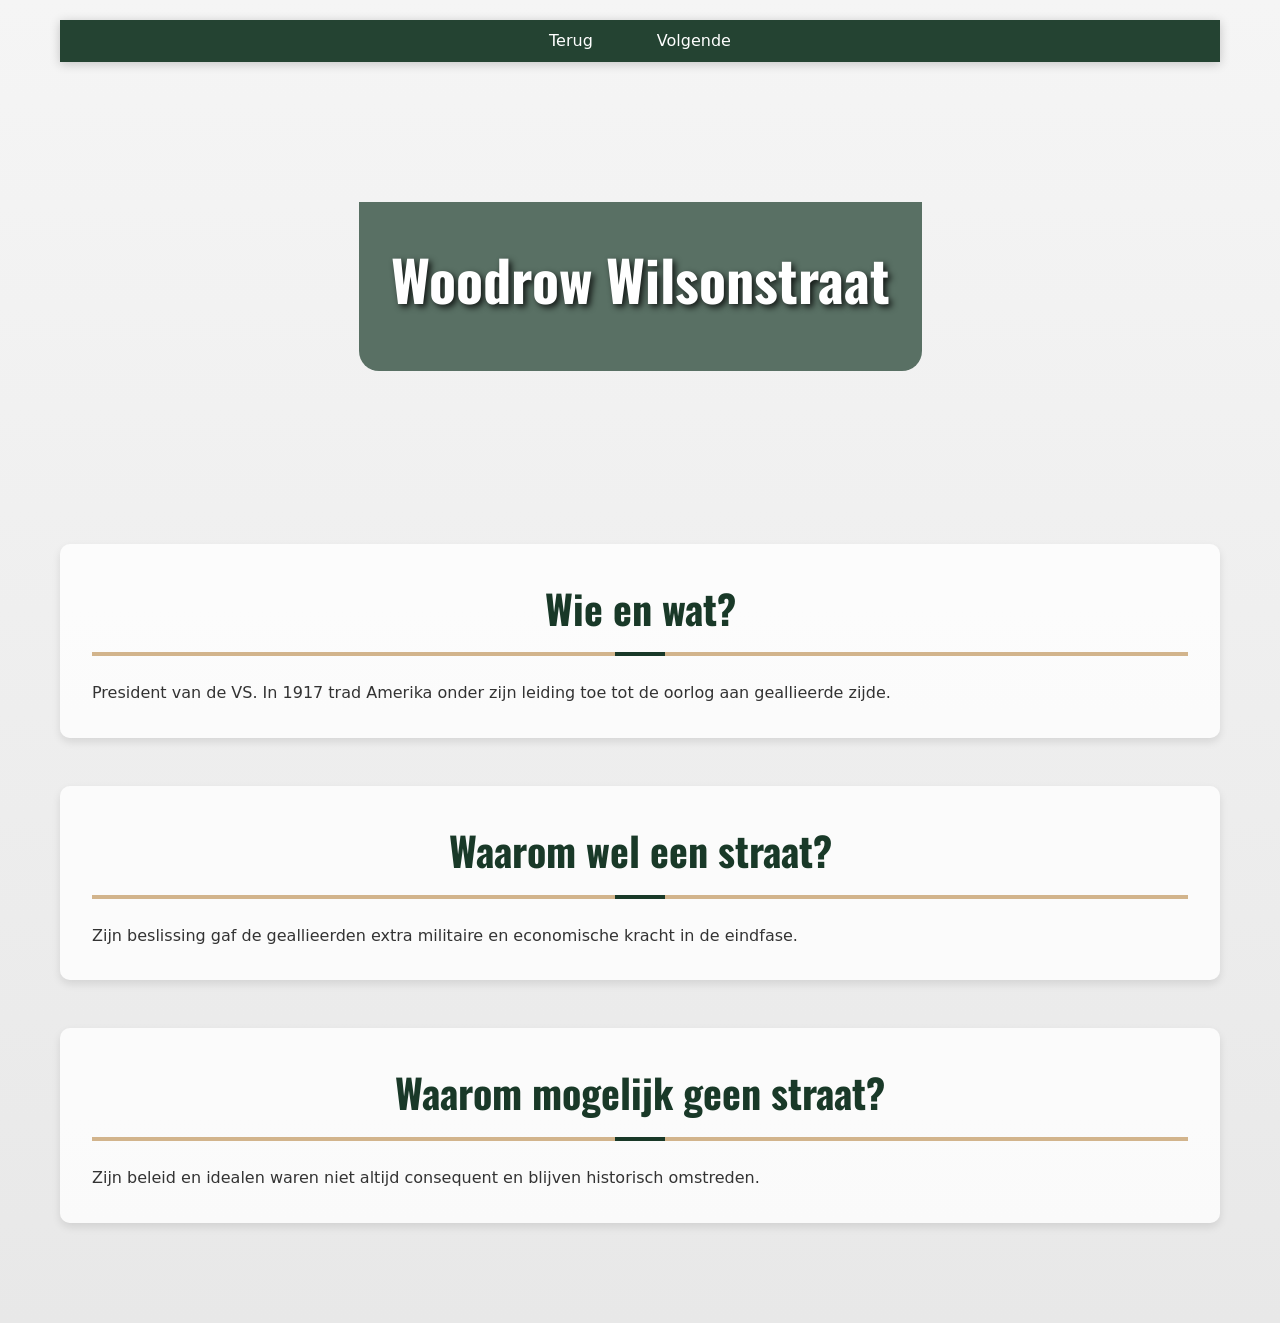
<file: pages/woodrow-wilson.html>
<!DOCTYPE html>
<html lang="nl">
<head>
  <meta charset="UTF-8">
  <meta name="viewport" content="width=device-width, initial-scale=1.0">
  <title>Woodrow Wilsonstraat</title>
  <link rel="stylesheet" href="../css/index.css">
</head>
<body>
  <div class="container">
    <nav class="sticky-nav"><ul class="nav-list"><li><a href="../index.html#straten">Terug</a></li><li><a href="ferdinand-foch.html">Volgende</a></li></ul></nav>
    <div class="hero" style="background-image:url('https://upload.wikimedia.org/wikipedia/commons/thumb/5/53/President_Woodrow_Wilson_1919.jpg/800px-President_Woodrow_Wilson_1919.jpg');background-size:cover;background-position:center;"><div class="hero-overlay"><h1>Woodrow Wilsonstraat</h1></div></div>
    <main>
      <section><h2>Wie en wat?</h2><p>President van de VS. In 1917 trad Amerika onder zijn leiding toe tot de oorlog aan geallieerde zijde.</p></section>
      <section><h2>Waarom wel een straat?</h2><p>Zijn beslissing gaf de geallieerden extra militaire en economische kracht in de eindfase.</p></section>
      <section><h2>Waarom mogelijk geen straat?</h2><p>Zijn beleid en idealen waren niet altijd consequent en blijven historisch omstreden.</p></section>
    </main>
  </div>
</body>
</html>
</file>
<file: css/index.css>
/* Reset and base styles - Enhanced for prettier WWI theme */
@import url('https://fonts.googleapis.com/css2?family=Oswald:wght@200..700&family=Roboto+Condensed:ital,wght@0,100..900;1,100..900&display=swap');

* {
  margin: 0;
  padding: 0;
  box-sizing: border-box;
}

body {
  font-family: 'Roboto Condensed', sans-serif;
  line-height: 1.6;
  color: #333;
  background: linear-gradient(to bottom, #f5f5f5, #e8e8e8);
}

body {
  @import url('https://fonts.googleapis.com/css2?family=Oswald:wght@200..700&family=Roboto+Condensed:ital,wght@0,100..900;1,100..900&display=swap');
  min-height: 100vh;
  font-family: system-ui, -apple-system, BlinkMacSystemFont, 'Segoe UI', Roboto, Oxygen, Ubuntu, Cantarell, 'Open Sans', 'Helvetica Neue', sans-serif;
}

.container {
  max-width: 1200px;
  margin: 0 auto;
  padding: 20px;
}

.hero {
  height: 50vh;
  position: relative;
  display: flex;
  align-items: center;
  justify-content: center;
  text-align: center;
  color: white;
}

.hero-overlay {
  background: rgba(25, 57, 40, 0.7);
  padding: 2rem;
  border-radius: 0 0 20px 20px;
}

.hero h1 {
  font-family: 'Oswald', sans-serif;
  font-size: 3.5rem;
  margin-bottom: 1rem;
  text-shadow: 3px 3px 6px rgba(0,0,0,0.8);
}

.hero p {
  font-size: 1.5rem;
}

/* Header */
.sticky-nav {
  position: sticky;
  top: 0;
  background: rgba(25, 57, 40, 0.95);
  backdrop-filter: blur(10px);
  z-index: 100;
  box-shadow: 0 2px 10px rgba(0,0,0,0.2);
}

.mobile-toggle {
  display: none;
  background: none;
  border: none;
  color: white;
  font-size: 1.5rem;
  padding: 1rem;
  cursor: pointer;
}

.nav-list {
  list-style: none;
  display: flex;
  justify-content: center;
  gap: 1rem;
  flex-wrap: wrap;
  padding: 0.5rem 1rem;
  margin: 0;
}

.nav-list li a {
  color: white;
  text-decoration: none;
  padding: 0.8rem 1.5rem;
  border-radius: 25px;
  transition: all 0.3s ease;
  font-weight: 500;
}

.nav-list li a:hover {
  background: rgba(210, 180, 140, 0.3);
  transform: scale(1.05);
}

header h1 {
  font-size: 2.5rem;
  margin-bottom: 0.5rem;
  text-shadow: 2px 2px 4px rgba(0,0,0,0.5);
}

/* Progress bar */
.progress-bar {
  width: 100%;
  height: 4px;
  background: #ddd;
  margin-bottom: 2rem;
  border-radius: 2px;
  overflow: hidden;
}

.progress {
  height: 100%;
  background: linear-gradient(to right, #193928, #D2B48C);
  width: 0%;
  transition: width 0.3s ease;
}

/* Main content */
main {
  padding: 2rem 0;
}

section {
  margin-bottom: 3rem;
  background: rgba(255,255,255,0.8);
  padding: 2rem;
  border-radius: 10px;
  box-shadow: 0 4px 8px rgba(0,0,0,0.1);
}

h2 {
  font-family: 'Oswald', sans-serif;
  color: #193928;
  font-size: 2.5rem;
  margin-bottom: 1.5rem;
  border-bottom: 4px solid #D2B48C;
  padding-bottom: 0.8rem;
  text-align: center;
  position: relative;
}

h2::after {
  content: '';
  position: absolute;
  bottom: -4px;
  left: 50%;
  transform: translateX(-50%);
  width: 50px;
  height: 4px;
  background: #193928;
}

/* Accordion/Timeline */
.accordion {
  background: white;
  border-radius: 8px;
  margin-bottom: 1rem;
  overflow: hidden;
  box-shadow: 0 2px 4px rgba(0,0,0,0.1);
}

.accordion-header {
  background: #193928;
  color: white;
  padding: 1rem;
  cursor: pointer;
  font-weight: bold;
  transition: background 0.3s;
}

.accordion-header:hover {
  background: #193928;
}

.accordion-content {
  max-height: 0;
  overflow: hidden;
  transition: max-height 0.3s ease;
}

.accordion-content.open {
  max-height: 500px; /* Adjust as needed */
  padding: 1rem;
  background: #f9f9f9;
}

.timeline-item {
  display: flex;
  margin-bottom: 1rem;
  padding: 1rem;
  background: white;
  border-left: 4px solid #193928;
}

.timeline-date {
  font-weight: bold;
  color: #193928;
  min-width: 100px;
}

/* Grid for cards */
.grid {
  display: grid;
  grid-template-columns: repeat(auto-fit, minmax(300px, 1fr));
  gap: 1.5rem;
}

.card {
  background: linear-gradient(145deg, #ffffff, #f8f8f8);
  padding: 2rem;
  border-radius: 15px;
  box-shadow: 0 8px 25px rgba(0,0,0,0.15);
  border: 1px solid rgba(210, 180, 140, 0.2);
  transition: all 0.4s ease;
  position: relative;
  overflow: hidden;
}

.card::before {
  content: '';
  position: absolute;
  top: 0;
  left: 0;
  right: 0;
  height: 4px;
  background: linear-gradient(to right, #193928, #D2B48C);
}

.card:hover {
  transform: translateY(-10px) scale(1.02);
  box-shadow: 0 15px 40px rgba(0,0,0,0.2);
}

/* Footer */
footer {
  background: linear-gradient(to right, #193928, #D2B48C);
  color: white;
  text-align: center;
  padding: 2rem;
  margin-top: 4rem;
}

footer a {
  color: white;
  text-decoration: none;
  font-weight: bold;
}

footer a:hover {
  text-decoration: underline;
}

/* Responsive */
/* Fade-in animation */
.fade-in {
  opacity: 0;
  transform: translateY(30px);
  transition: all 0.6s ease;
}

.fade-in.visible {
  opacity: 1;
  transform: translateY(0);
}

.btn {
  display: inline-block;
  background: linear-gradient(45deg, #193928, #D2B48C);
  color: white;
  padding: 1rem 2rem;
  border-radius: 30px;
  text-decoration: none;
  font-weight: bold;
  transition: all 0.3s ease;
  box-shadow: 0 4px 15px rgba(25, 57, 40, 0.3);
}

.btn:hover {
  transform: translateY(-3px);
  box-shadow: 0 8px 25px rgba(25, 57, 40, 0.4);
}

/* Responsive */
@media (max-width: 768px) {
  .hero h1 {
    font-size: 2.5rem;
  }
  
  .mobile-toggle {
    display: block;
  }
  
  .nav-list {
    display: none;
    flex-direction: column;
    position: absolute;
    top: 100%;
    left: 0;
    right: 0;
    background: rgba(25, 57, 40, 0.98);
    padding: 1rem;
  }
  
  .nav-list.active {
    display: flex;
  }
  
  .container {
    padding: 10px;
  }
  
  section {
    padding: 1.5rem;
  }
  
  h2 {
    font-size: 2rem;
  }
}

/* Custom font demo - to change font: edit font-family */
.font-demo {
  font-family: 'Georgia', serif;
  font-size: 1.2rem;
  font-weight: 300;
  font-style: italic;
}
</file>
